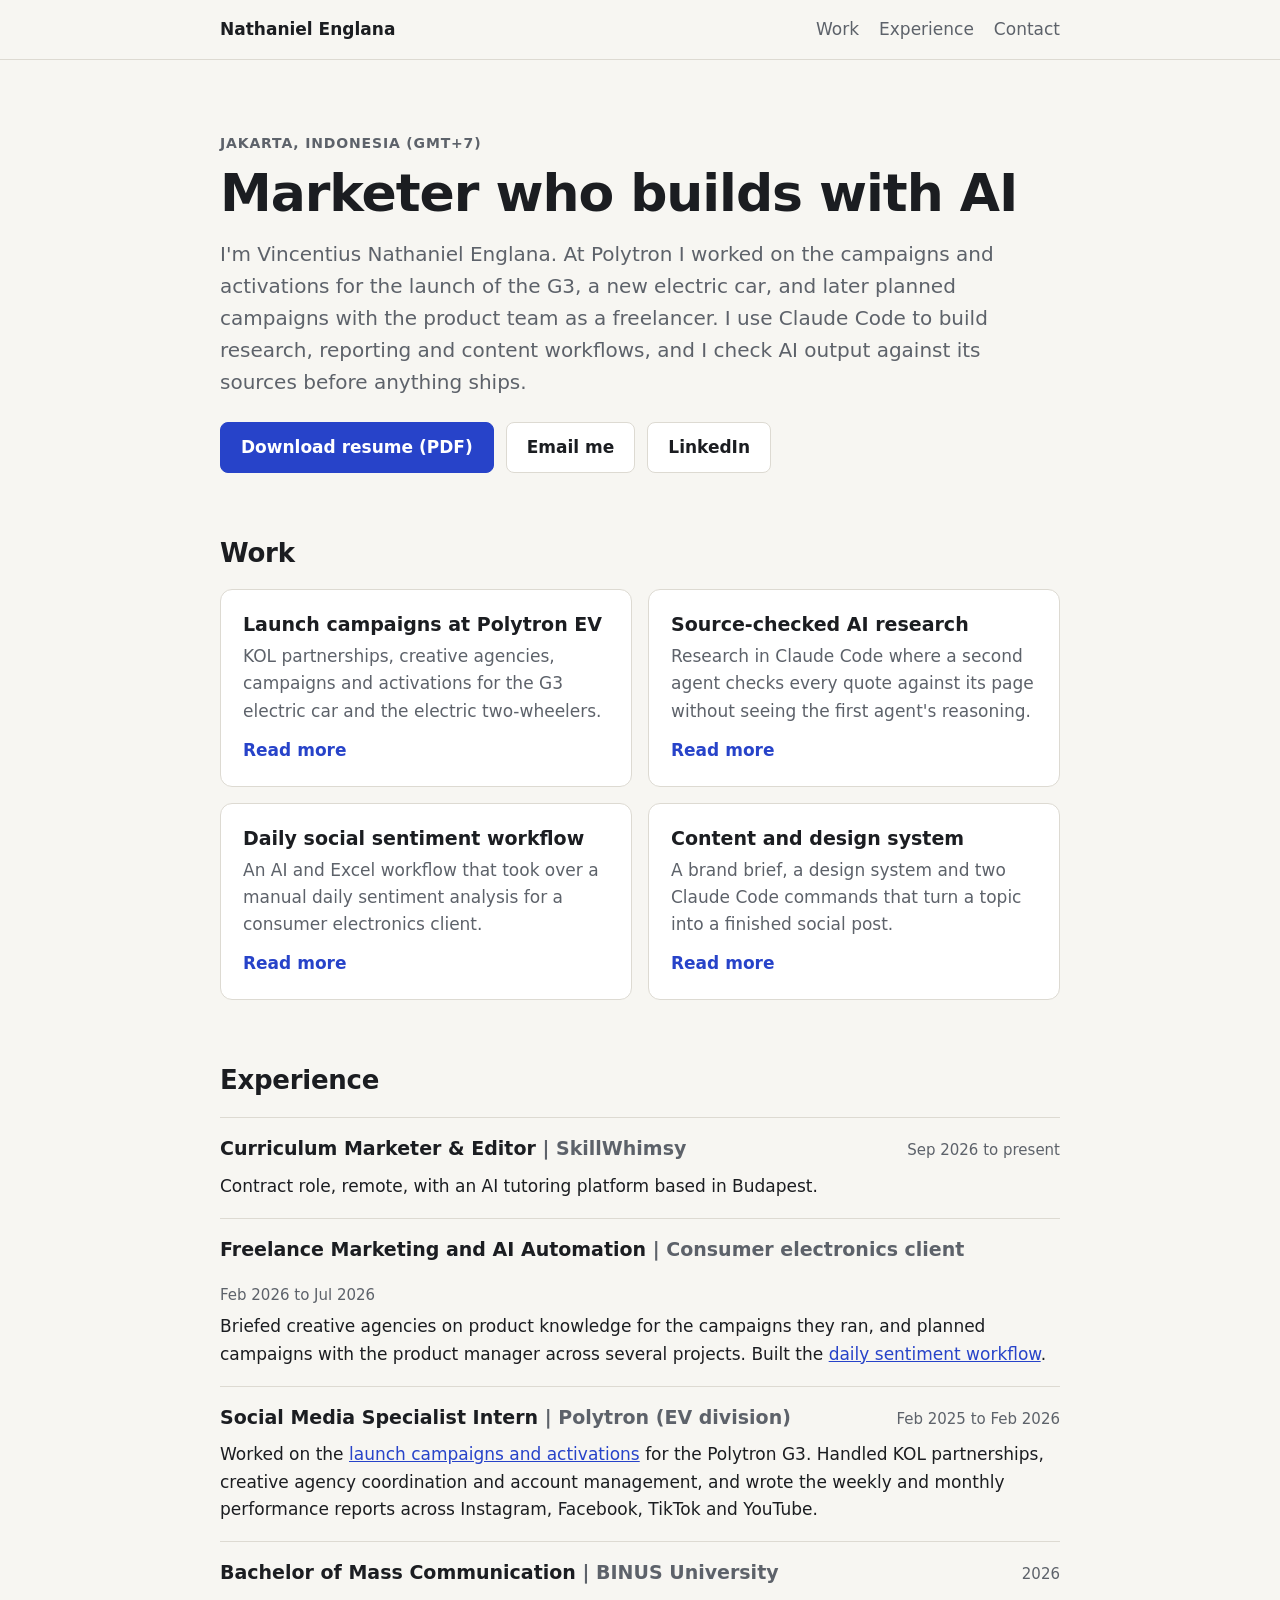
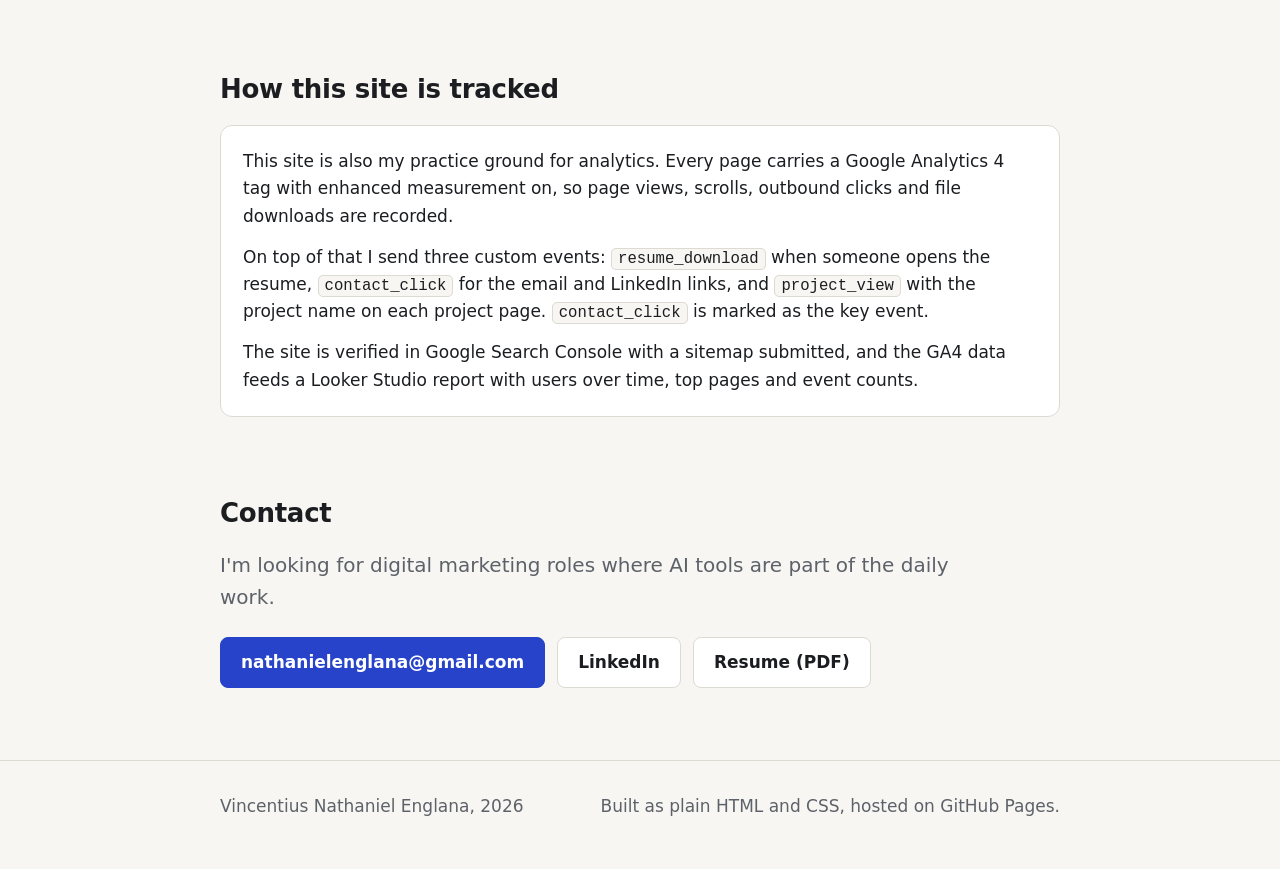
<file: index.html>
<!doctype html>
<html lang="en">
<head>
<meta charset="utf-8">
<meta name="viewport" content="width=device-width, initial-scale=1">
<title>Nathaniel Englana | Marketer who builds with AI</title>
<meta name="description" content="Portfolio of Vincentius Nathaniel Englana, a marketer in Jakarta who builds research, reporting and content workflows with AI.">
<link rel="canonical" href="https://nathanielenglana.github.io/">
<meta property="og:title" content="Nathaniel Englana | Marketer who builds with AI">
<meta property="og:description" content="Campaign work at Polytron EV, source-checked AI research, and the workflows I build with Claude Code.">
<meta property="og:url" content="https://nathanielenglana.github.io/">
<meta property="og:type" content="website">
<link rel="stylesheet" href="/assets/style.css">
<!-- Google tag (gtag.js) -->
<script async src="https://www.googletagmanager.com/gtag/js?id=G-78073NRQ32"></script>
<script>
  window.dataLayer = window.dataLayer || [];
  function gtag(){dataLayer.push(arguments);}
  gtag('js', new Date());
  gtag('config', 'G-78073NRQ32');
</script>
</head>
<body>
<header class="site-header">
  <div class="wrap">
    <a class="brand" href="/">Nathaniel Englana</a>
    <nav>
      <a href="#work">Work</a>
      <a href="#experience">Experience</a>
      <a href="#contact">Contact</a>
    </nav>
  </div>
</header>

<main class="wrap">
  <section class="hero">
    <p class="eyebrow">Jakarta, Indonesia (GMT+7)</p>
    <h1>Marketer who builds with AI</h1>
    <p class="lead">I'm Vincentius Nathaniel Englana. At Polytron I worked on the campaigns and activations for the launch of the G3, a new electric car, and later planned campaigns with the product team as a freelancer. I use Claude Code to build research, reporting and content workflows, and I check AI output against its sources before anything ships.</p>
    <div class="actions">
      <a class="btn primary" href="/assets/Nathaniel-Englana-Resume.pdf" data-event="resume_download" data-label="hero">Download resume (PDF)</a>
      <a class="btn" href="mailto:nathanielenglana@gmail.com" data-event="contact_click" data-label="email hero">Email me</a>
      <a class="btn" href="https://www.linkedin.com/in/nathaniel-englana-5242931b9" target="_blank" rel="noopener" data-event="contact_click" data-label="linkedin hero">LinkedIn</a>
    </div>
  </section>

  <section id="work">
    <h2>Work</h2>
    <div class="cards">
      <a class="card" href="/projects/polytron-ev.html">
        <h3>Launch campaigns at Polytron EV</h3>
        <p>KOL partnerships, creative agencies, campaigns and activations for the G3 electric car and the electric two-wheelers.</p>
        <span class="more">Read more</span>
      </a>
      <a class="card" href="/projects/source-checked-research.html">
        <h3>Source-checked AI research</h3>
        <p>Research in Claude Code where a second agent checks every quote against its page without seeing the first agent's reasoning.</p>
        <span class="more">Read more</span>
      </a>
      <a class="card" href="/projects/sentiment-workflow.html">
        <h3>Daily social sentiment workflow</h3>
        <p>An AI and Excel workflow that took over a manual daily sentiment analysis for a consumer electronics client.</p>
        <span class="more">Read more</span>
      </a>
      <a class="card" href="/projects/design-system.html">
        <h3>Content and design system</h3>
        <p>A brand brief, a design system and two Claude Code commands that turn a topic into a finished social post.</p>
        <span class="more">Read more</span>
      </a>
    </div>
  </section>

  <section id="experience">
    <h2>Experience</h2>
    <ul class="jobs">
      <li>
        <div class="row"><h3>Curriculum Marketer &amp; Editor <span class="org">| SkillWhimsy</span></h3><span class="when">Sep 2026 to present</span></div>
        <p>Contract role, remote, with an AI tutoring platform based in Budapest.</p>
      </li>
      <li>
        <div class="row"><h3>Freelance Marketing and AI Automation <span class="org">| Consumer electronics client</span></h3><span class="when">Feb 2026 to Jul 2026</span></div>
        <p>Briefed creative agencies on product knowledge for the campaigns they ran, and planned campaigns with the product manager across several projects. Built the <a href="/projects/sentiment-workflow.html">daily sentiment workflow</a>.</p>
      </li>
      <li>
        <div class="row"><h3>Social Media Specialist Intern <span class="org">| Polytron (EV division)</span></h3><span class="when">Feb 2025 to Feb 2026</span></div>
        <p>Worked on the <a href="/projects/polytron-ev.html">launch campaigns and activations</a> for the Polytron G3. Handled KOL partnerships, creative agency coordination and account management, and wrote the weekly and monthly performance reports across Instagram, Facebook, TikTok and YouTube.</p>
      </li>
      <li>
        <div class="row"><h3>Bachelor of Mass Communication <span class="org">| BINUS University</span></h3><span class="when">2026</span></div>
      </li>
    </ul>
  </section>

  <section id="tracking">
    <h2>How this site is tracked</h2>
    <div class="block">
      <p>This site is also my practice ground for analytics. Every page carries a Google Analytics 4 tag with enhanced measurement on, so page views, scrolls, outbound clicks and file downloads are recorded.</p>
      <p>On top of that I send three custom events: <code>resume_download</code> when someone opens the resume, <code>contact_click</code> for the email and LinkedIn links, and <code>project_view</code> with the project name on each project page. <code>contact_click</code> is marked as the key event.</p>
      <p>The site is verified in Google Search Console with a sitemap submitted, and the GA4 data feeds a Looker Studio report with users over time, top pages and event counts.</p>
    </div>
  </section>

  <section id="contact">
    <h2>Contact</h2>
    <p class="lead">I'm looking for digital marketing roles where AI tools are part of the daily work.</p>
    <div class="actions">
      <a class="btn primary" href="mailto:nathanielenglana@gmail.com" data-event="contact_click" data-label="email contact">nathanielenglana@gmail.com</a>
      <a class="btn" href="https://www.linkedin.com/in/nathaniel-englana-5242931b9" target="_blank" rel="noopener" data-event="contact_click" data-label="linkedin contact">LinkedIn</a>
      <a class="btn" href="/assets/Nathaniel-Englana-Resume.pdf" data-event="resume_download" data-label="contact">Resume (PDF)</a>
    </div>
  </section>
</main>

<footer class="site-footer">
  <div class="wrap">
    <span>Vincentius Nathaniel Englana, 2026</span>
    <span>Built as plain HTML and CSS, hosted on GitHub Pages.</span>
  </div>
</footer>
<script src="/assets/site.js"></script>
</body>
</html>
</file>
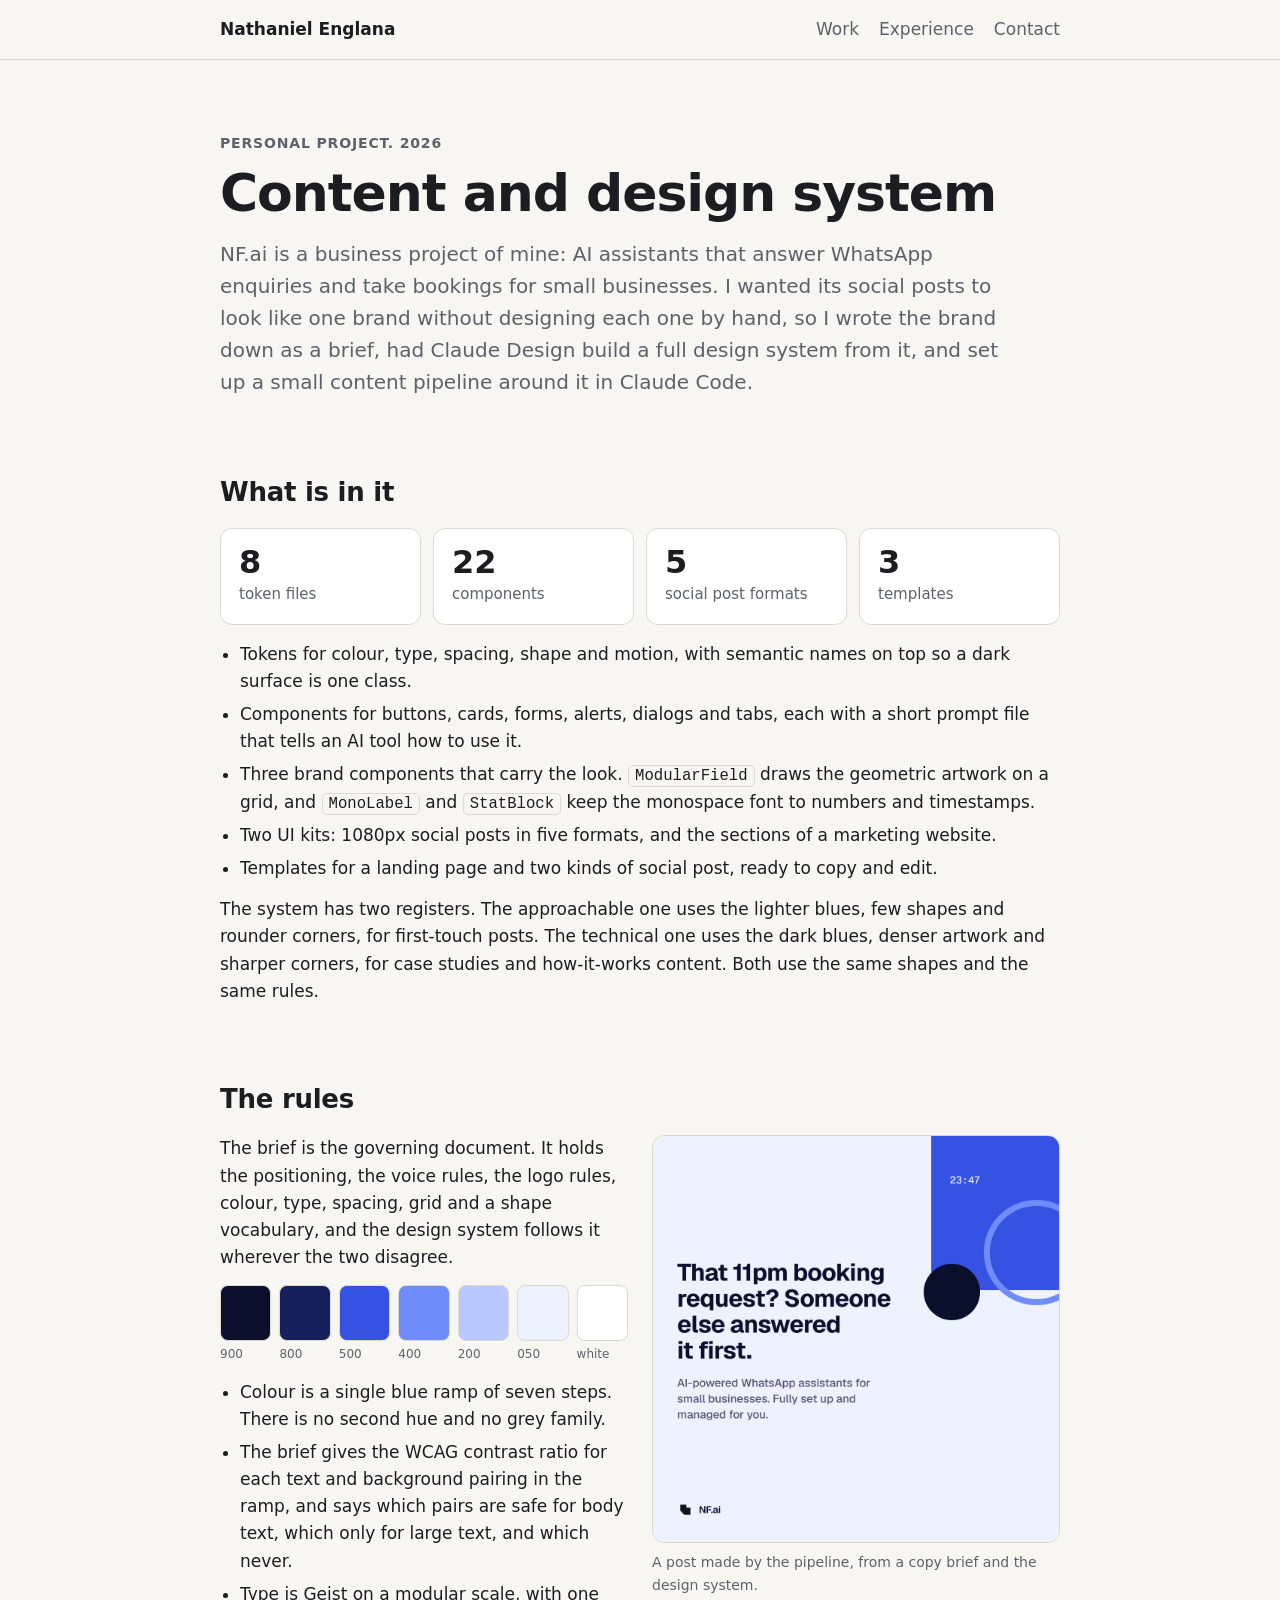
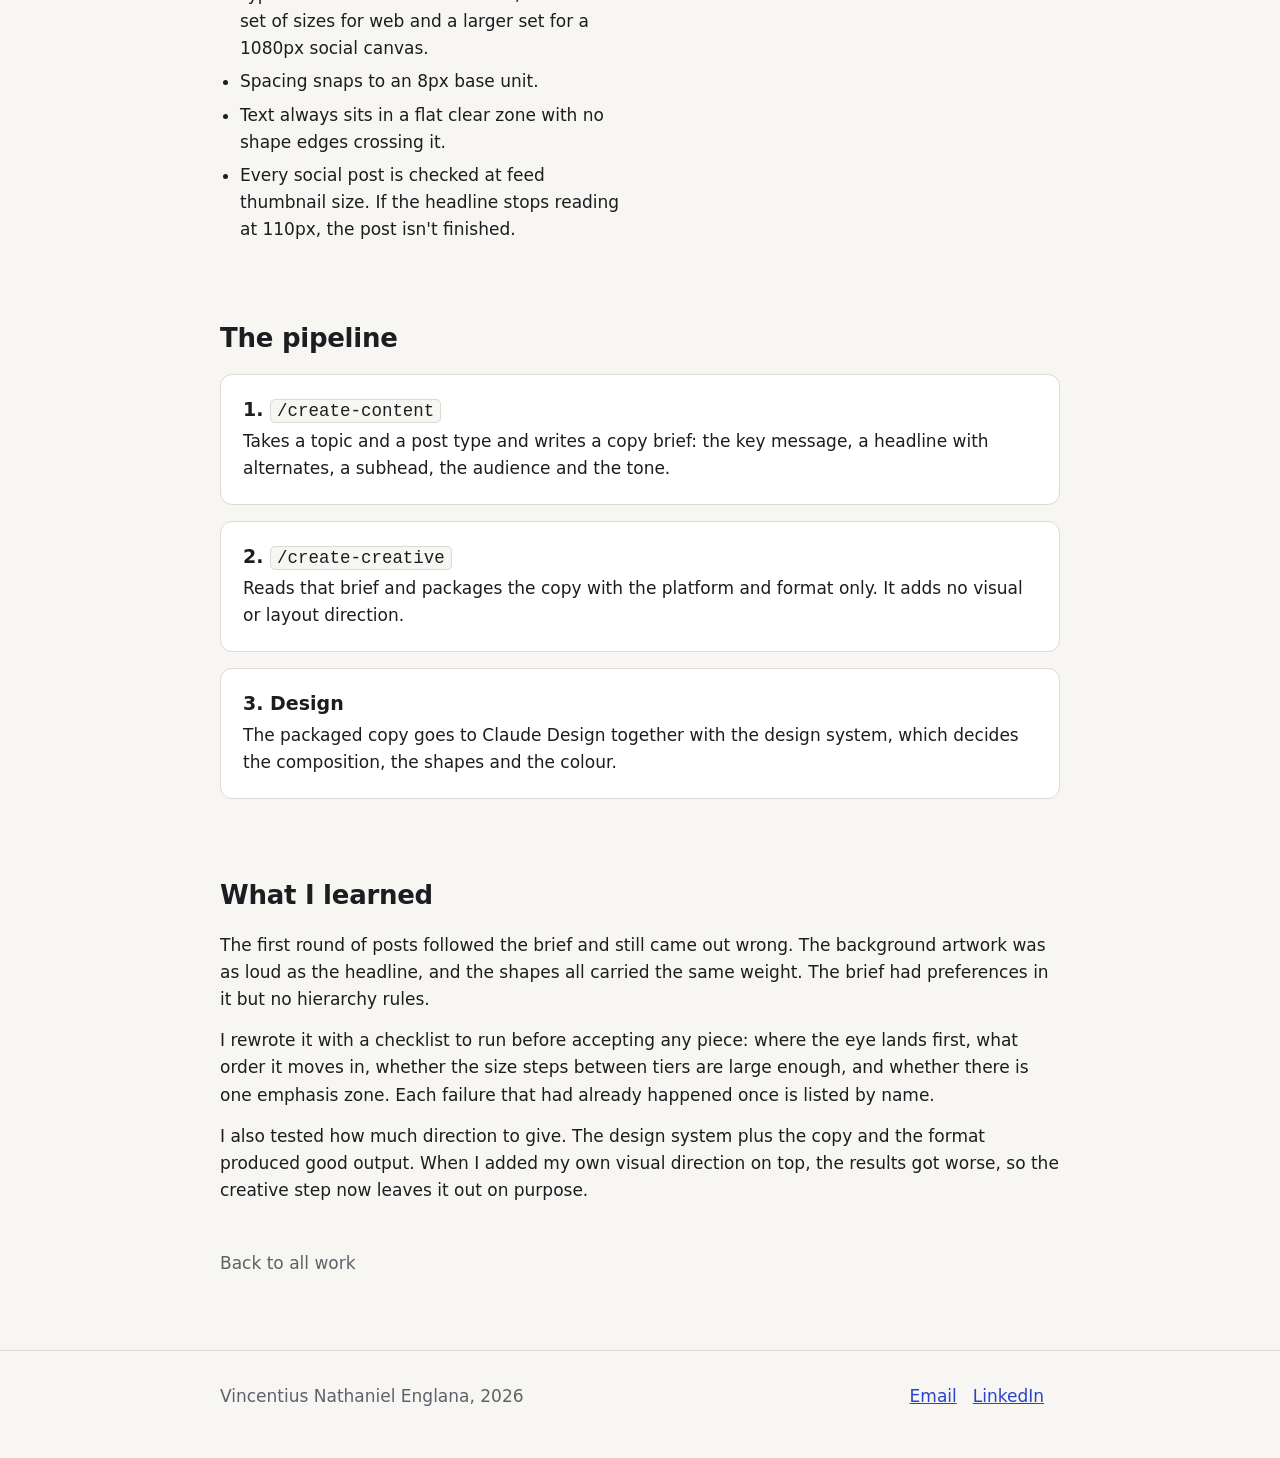
<file: projects/design-system.html>
<!doctype html>
<html lang="en">
<head>
<meta charset="utf-8">
<meta name="viewport" content="width=device-width, initial-scale=1">
<title>Content and design system | Nathaniel Englana</title>
<meta name="description" content="A brand brief, a design system and two Claude Code commands that turn a topic into a finished social post.">
<link rel="canonical" href="https://nathanielenglana.github.io/projects/design-system.html">
<link rel="stylesheet" href="/assets/style.css">
<!-- Google tag (gtag.js) -->
<script async src="https://www.googletagmanager.com/gtag/js?id=G-78073NRQ32"></script>
<script>
  window.dataLayer = window.dataLayer || [];
  function gtag(){dataLayer.push(arguments);}
  gtag('js', new Date());
  gtag('config', 'G-78073NRQ32');
</script>
</head>
<body data-project="design-system">
<header class="site-header">
  <div class="wrap">
    <a class="brand" href="/">Nathaniel Englana</a>
    <nav>
      <a href="/#work">Work</a>
      <a href="/#experience">Experience</a>
      <a href="/#contact">Contact</a>
    </nav>
  </div>
</header>

<main class="wrap">
  <section class="hero">
    <p class="eyebrow">Personal project. 2026</p>
    <h1>Content and design system</h1>
    <p class="lead">NF.ai is a business project of mine: AI assistants that answer WhatsApp enquiries and take bookings for small businesses. I wanted its social posts to look like one brand without designing each one by hand, so I wrote the brand down as a brief, had Claude Design build a full design system from it, and set up a small content pipeline around it in Claude Code.</p>
  </section>

  <section>
    <h2>What is in it</h2>
    <div class="tiles">
      <div class="tile"><b>8</b><span>token files</span></div>
      <div class="tile"><b>22</b><span>components</span></div>
      <div class="tile"><b>5</b><span>social post formats</span></div>
      <div class="tile"><b>3</b><span>templates</span></div>
    </div>
    <ul class="plain">
      <li>Tokens for colour, type, spacing, shape and motion, with semantic names on top so a dark surface is one class.</li>
      <li>Components for buttons, cards, forms, alerts, dialogs and tabs, each with a short prompt file that tells an AI tool how to use it.</li>
      <li>Three brand components that carry the look. <code>ModularField</code> draws the geometric artwork on a grid, and <code>MonoLabel</code> and <code>StatBlock</code> keep the monospace font to numbers and timestamps.</li>
      <li>Two UI kits: 1080px social posts in five formats, and the sections of a marketing website.</li>
      <li>Templates for a landing page and two kinds of social post, ready to copy and edit.</li>
    </ul>
    <p>The system has two registers. The approachable one uses the lighter blues, few shapes and rounder corners, for first-touch posts. The technical one uses the dark blues, denser artwork and sharper corners, for case studies and how-it-works content. Both use the same shapes and the same rules.</p>
  </section>

  <section>
    <h2>The rules</h2>
    <div class="split">
      <div>
        <p>The brief is the governing document. It holds the positioning, the voice rules, the logo rules, colour, type, spacing, grid and a shape vocabulary, and the design system follows it wherever the two disagree.</p>
        <div class="swatches" aria-label="NF.ai blue ramp">
          <div class="swatch"><i style="background:#0A0F2C"></i>900</div>
          <div class="swatch"><i style="background:#16215C"></i>800</div>
          <div class="swatch"><i style="background:#3652E3"></i>500</div>
          <div class="swatch"><i style="background:#6F8CFA"></i>400</div>
          <div class="swatch"><i style="background:#B9C8FF"></i>200</div>
          <div class="swatch"><i style="background:#EEF2FF"></i>050</div>
          <div class="swatch"><i style="background:#FFFFFF"></i>white</div>
        </div>
        <ul class="plain">
          <li>Colour is a single blue ramp of seven steps. There is no second hue and no grey family.</li>
          <li>The brief gives the WCAG contrast ratio for each text and background pairing in the ramp, and says which pairs are safe for body text, which only for large text, and which never.</li>
          <li>Type is Geist on a modular scale, with one set of sizes for web and a larger set for a 1080px social canvas.</li>
          <li>Spacing snaps to an 8px base unit.</li>
          <li>Text always sits in a flat clear zone with no shape edges crossing it.</li>
          <li>Every social post is checked at feed thumbnail size. If the headline stops reading at 110px, the post isn't finished.</li>
        </ul>
      </div>
      <figure>
        <img src="/assets/nf-ai-post.png" alt="NF.ai social post: That 11pm booking request? Someone else answered it first." width="1080" height="1080" loading="lazy">
        <figcaption>A post made by the pipeline, from a copy brief and the design system.</figcaption>
      </figure>
    </div>
  </section>

  <section>
    <h2>The pipeline</h2>
    <div class="block">
      <h3>1. <code>/create-content</code></h3>
      <p>Takes a topic and a post type and writes a copy brief: the key message, a headline with alternates, a subhead, the audience and the tone.</p>
    </div>
    <div class="block">
      <h3>2. <code>/create-creative</code></h3>
      <p>Reads that brief and packages the copy with the platform and format only. It adds no visual or layout direction.</p>
    </div>
    <div class="block">
      <h3>3. Design</h3>
      <p>The packaged copy goes to Claude Design together with the design system, which decides the composition, the shapes and the colour.</p>
    </div>
  </section>

  <section>
    <h2>What I learned</h2>
    <p>The first round of posts followed the brief and still came out wrong. The background artwork was as loud as the headline, and the shapes all carried the same weight. The brief had preferences in it but no hierarchy rules.</p>
    <p>I rewrote it with a checklist to run before accepting any piece: where the eye lands first, what order it moves in, whether the size steps between tiers are large enough, and whether there is one emphasis zone. Each failure that had already happened once is listed by name.</p>
    <p>I also tested how much direction to give. The design system plus the copy and the format produced good output. When I added my own visual direction on top, the results got worse, so the creative step now leaves it out on purpose.</p>
    <a class="back" href="/#work">Back to all work</a>
  </section>
</main>

<footer class="site-footer">
  <div class="wrap">
    <span>Vincentius Nathaniel Englana, 2026</span>
    <span><a href="mailto:nathanielenglana@gmail.com" data-event="contact_click" data-label="email footer">Email</a><a href="https://www.linkedin.com/in/nathaniel-englana-5242931b9" target="_blank" rel="noopener" data-event="contact_click" data-label="linkedin footer">LinkedIn</a></span>
  </div>
</footer>
<script src="/assets/site.js"></script>
</body>
</html>
</file>
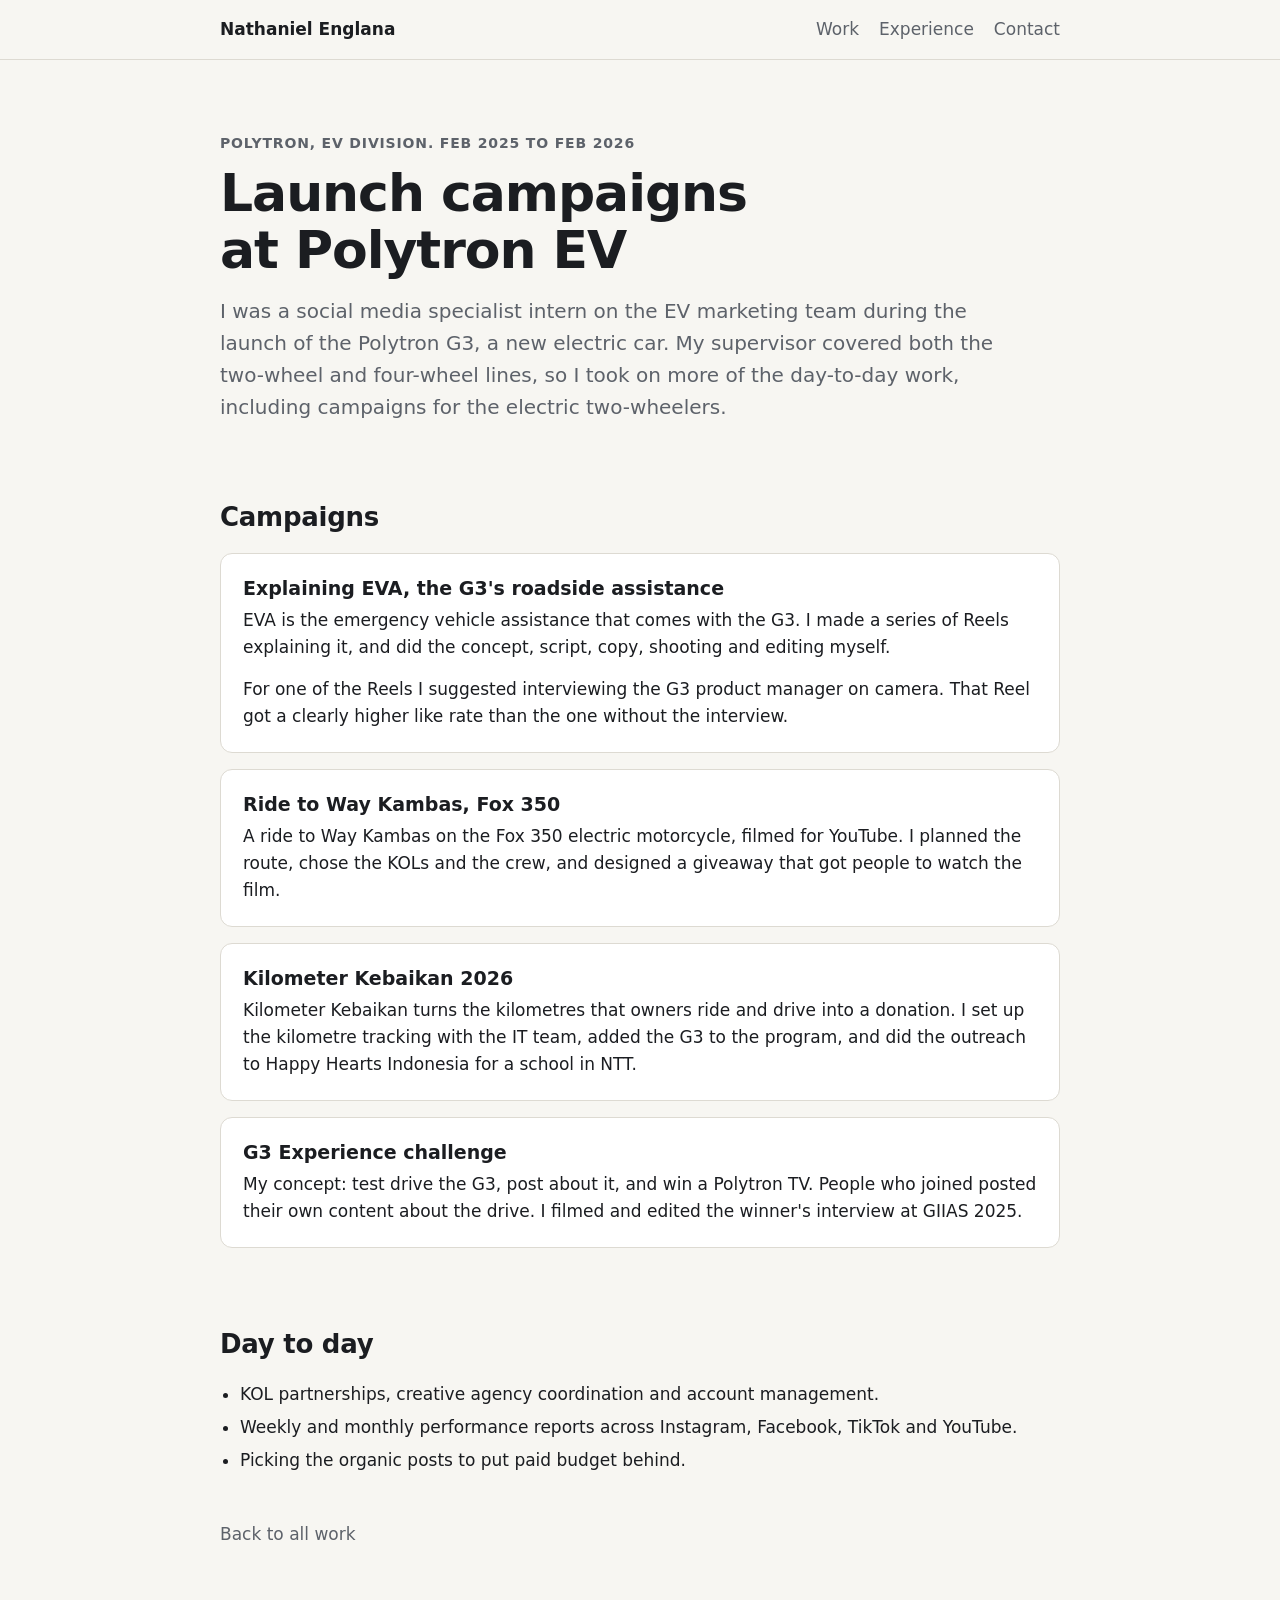
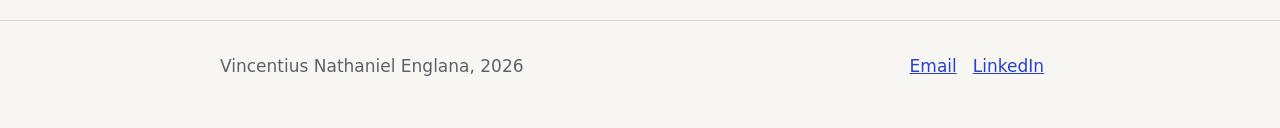
<file: projects/polytron-ev.html>
<!doctype html>
<html lang="en">
<head>
<meta charset="utf-8">
<meta name="viewport" content="width=device-width, initial-scale=1">
<title>Launch campaigns at Polytron EV | Nathaniel Englana</title>
<meta name="description" content="Campaigns and activations I worked on at Polytron EV for the G3 electric car and the electric two-wheelers.">
<link rel="canonical" href="https://nathanielenglana.github.io/projects/polytron-ev.html">
<link rel="stylesheet" href="/assets/style.css">
<!-- Google tag (gtag.js) -->
<script async src="https://www.googletagmanager.com/gtag/js?id=G-78073NRQ32"></script>
<script>
  window.dataLayer = window.dataLayer || [];
  function gtag(){dataLayer.push(arguments);}
  gtag('js', new Date());
  gtag('config', 'G-78073NRQ32');
</script>
</head>
<body data-project="polytron-ev">
<header class="site-header">
  <div class="wrap">
    <a class="brand" href="/">Nathaniel Englana</a>
    <nav>
      <a href="/#work">Work</a>
      <a href="/#experience">Experience</a>
      <a href="/#contact">Contact</a>
    </nav>
  </div>
</header>

<main class="wrap">
  <section class="hero">
    <p class="eyebrow">Polytron, EV division. Feb 2025 to Feb 2026</p>
    <h1>Launch campaigns at Polytron EV</h1>
    <p class="lead">I was a social media specialist intern on the EV marketing team during the launch of the Polytron G3, a new electric car. My supervisor covered both the two-wheel and four-wheel lines, so I took on more of the day-to-day work, including campaigns for the electric two-wheelers.</p>
  </section>

  <section>
    <h2>Campaigns</h2>

    <div class="block">
      <h3>Explaining EVA, the G3's roadside assistance</h3>
      <p>EVA is the emergency vehicle assistance that comes with the G3. I made a series of Reels explaining it, and did the concept, script, copy, shooting and editing myself.</p>
      <p>For one of the Reels I suggested interviewing the G3 product manager on camera. That Reel got a clearly higher like rate than the one without the interview.</p>
    </div>

    <div class="block">
      <h3>Ride to Way Kambas, Fox 350</h3>
      <p>A ride to Way Kambas on the Fox 350 electric motorcycle, filmed for YouTube. I planned the route, chose the KOLs and the crew, and designed a giveaway that got people to watch the film.</p>
    </div>

    <div class="block">
      <h3>Kilometer Kebaikan 2026</h3>
      <p>Kilometer Kebaikan turns the kilometres that owners ride and drive into a donation. I set up the kilometre tracking with the IT team, added the G3 to the program, and did the outreach to Happy Hearts Indonesia for a school in NTT.</p>
    </div>

    <div class="block">
      <h3>G3 Experience challenge</h3>
      <p>My concept: test drive the G3, post about it, and win a Polytron TV. People who joined posted their own content about the drive. I filmed and edited the winner's interview at GIIAS 2025.</p>
    </div>
  </section>

  <section>
    <h2>Day to day</h2>
    <ul class="plain">
      <li>KOL partnerships, creative agency coordination and account management.</li>
      <li>Weekly and monthly performance reports across Instagram, Facebook, TikTok and YouTube.</li>
      <li>Picking the organic posts to put paid budget behind.</li>
    </ul>
    <a class="back" href="/#work">Back to all work</a>
  </section>
</main>

<footer class="site-footer">
  <div class="wrap">
    <span>Vincentius Nathaniel Englana, 2026</span>
    <span><a href="mailto:nathanielenglana@gmail.com" data-event="contact_click" data-label="email footer">Email</a><a href="https://www.linkedin.com/in/nathaniel-englana-5242931b9" target="_blank" rel="noopener" data-event="contact_click" data-label="linkedin footer">LinkedIn</a></span>
  </div>
</footer>
<script src="/assets/site.js"></script>
</body>
</html>
</file>
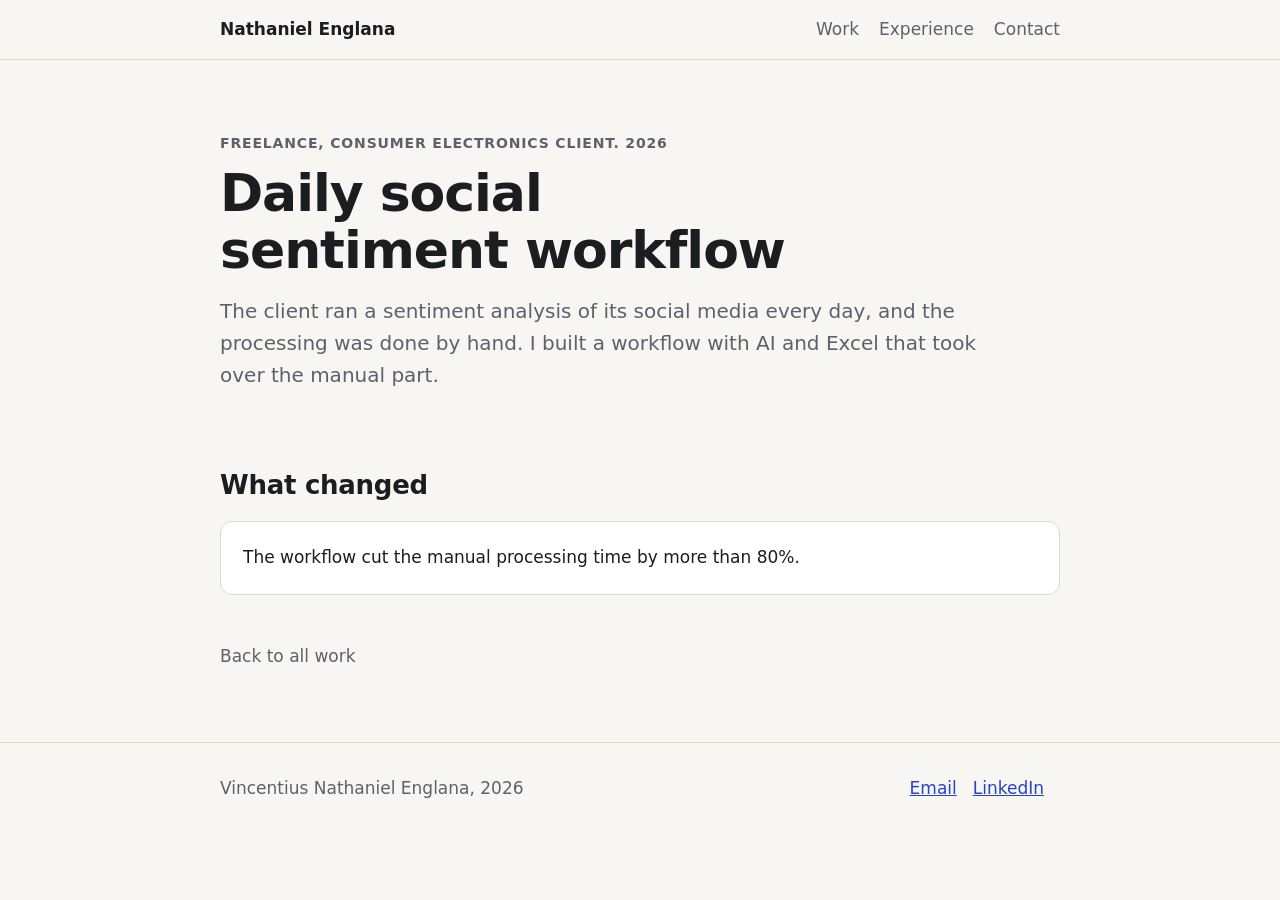
<file: projects/sentiment-workflow.html>
<!doctype html>
<html lang="en">
<head>
<meta charset="utf-8">
<meta name="viewport" content="width=device-width, initial-scale=1">
<title>Daily social sentiment workflow | Nathaniel Englana</title>
<meta name="description" content="An AI and Excel workflow that took over a manual daily social media sentiment analysis for a consumer electronics client.">
<link rel="canonical" href="https://nathanielenglana.github.io/projects/sentiment-workflow.html">
<link rel="stylesheet" href="/assets/style.css">
<!-- Google tag (gtag.js) -->
<script async src="https://www.googletagmanager.com/gtag/js?id=G-78073NRQ32"></script>
<script>
  window.dataLayer = window.dataLayer || [];
  function gtag(){dataLayer.push(arguments);}
  gtag('js', new Date());
  gtag('config', 'G-78073NRQ32');
</script>
</head>
<body data-project="sentiment-workflow">
<header class="site-header">
  <div class="wrap">
    <a class="brand" href="/">Nathaniel Englana</a>
    <nav>
      <a href="/#work">Work</a>
      <a href="/#experience">Experience</a>
      <a href="/#contact">Contact</a>
    </nav>
  </div>
</header>

<main class="wrap">
  <section class="hero">
    <p class="eyebrow">Freelance, consumer electronics client. 2026</p>
    <h1>Daily social sentiment workflow</h1>
    <p class="lead">The client ran a sentiment analysis of its social media every day, and the processing was done by hand. I built a workflow with AI and Excel that took over the manual part.</p>
  </section>

  <section>
    <h2>What changed</h2>
    <div class="block">
      <p>The workflow cut the manual processing time by more than 80%.</p>
    </div>
    <a class="back" href="/#work">Back to all work</a>
  </section>
</main>

<footer class="site-footer">
  <div class="wrap">
    <span>Vincentius Nathaniel Englana, 2026</span>
    <span><a href="mailto:nathanielenglana@gmail.com" data-event="contact_click" data-label="email footer">Email</a><a href="https://www.linkedin.com/in/nathaniel-englana-5242931b9" target="_blank" rel="noopener" data-event="contact_click" data-label="linkedin footer">LinkedIn</a></span>
  </div>
</footer>
<script src="/assets/site.js"></script>
</body>
</html>
</file>
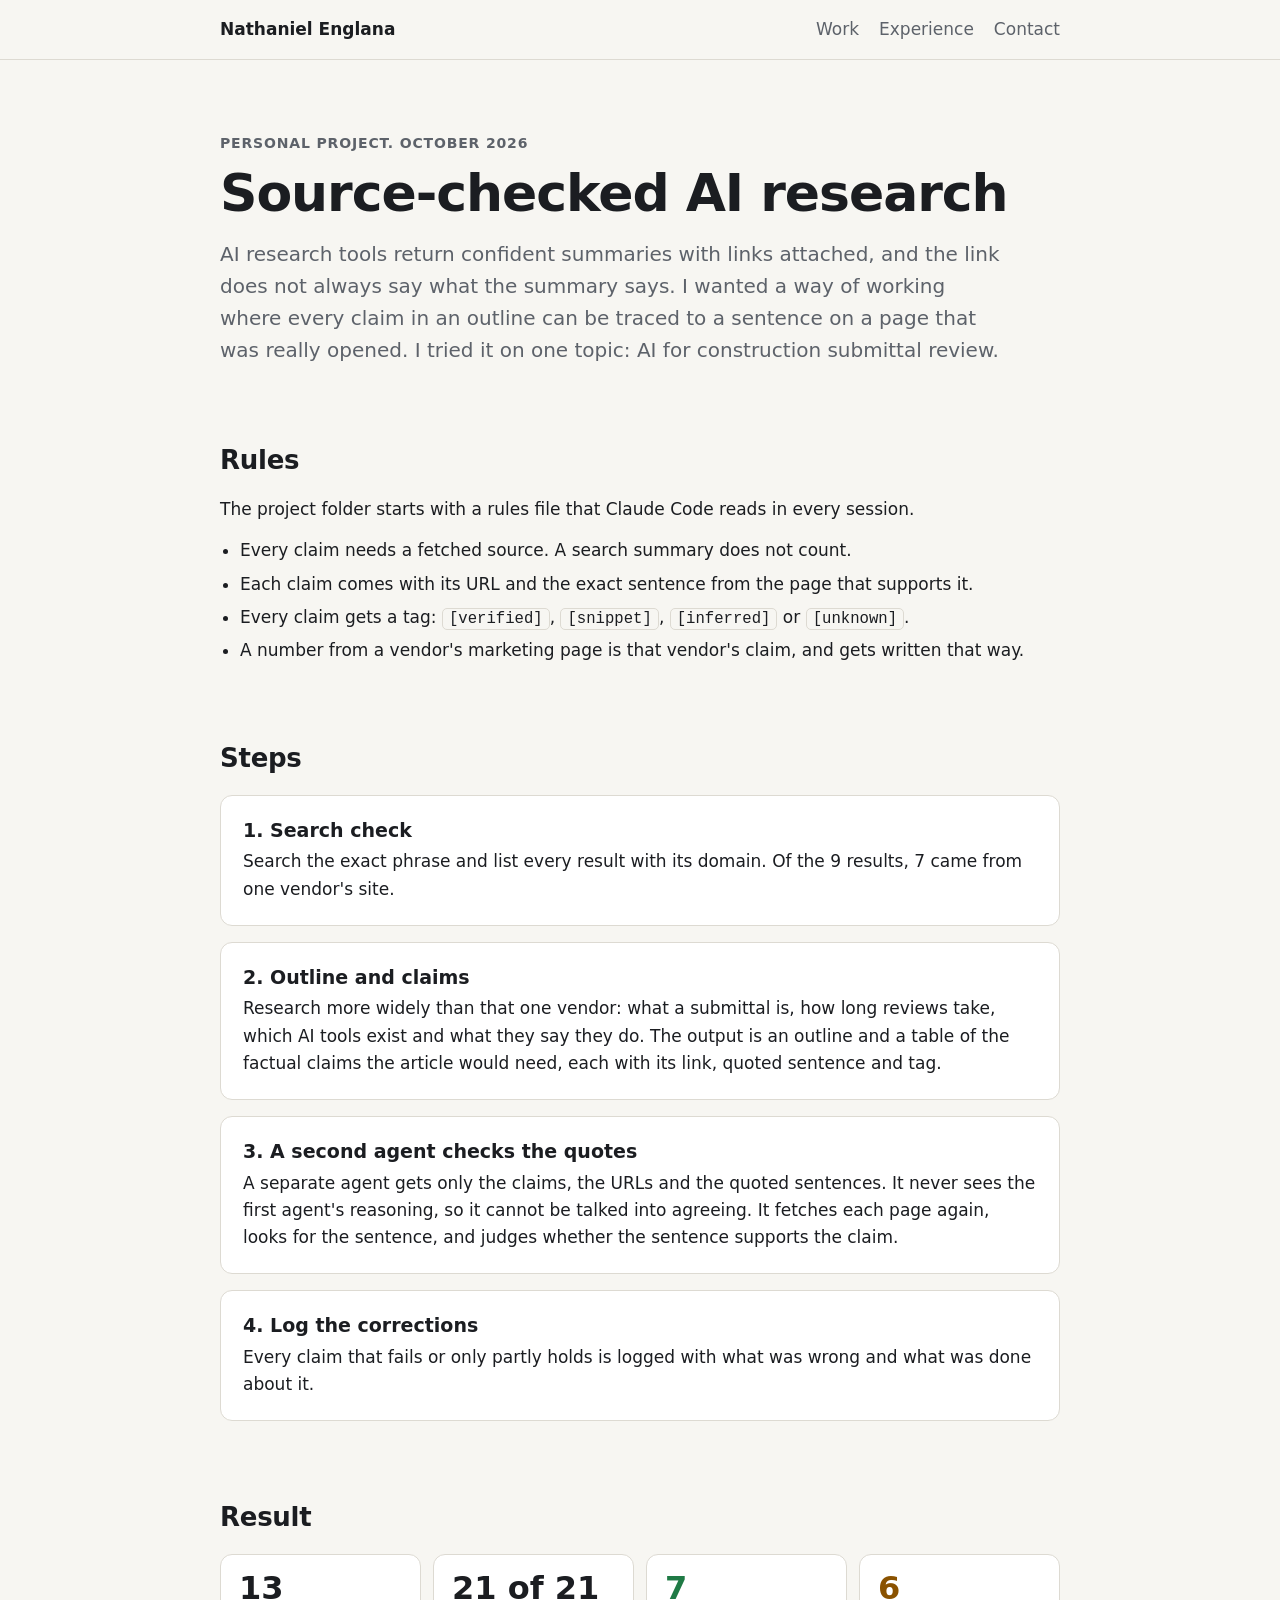
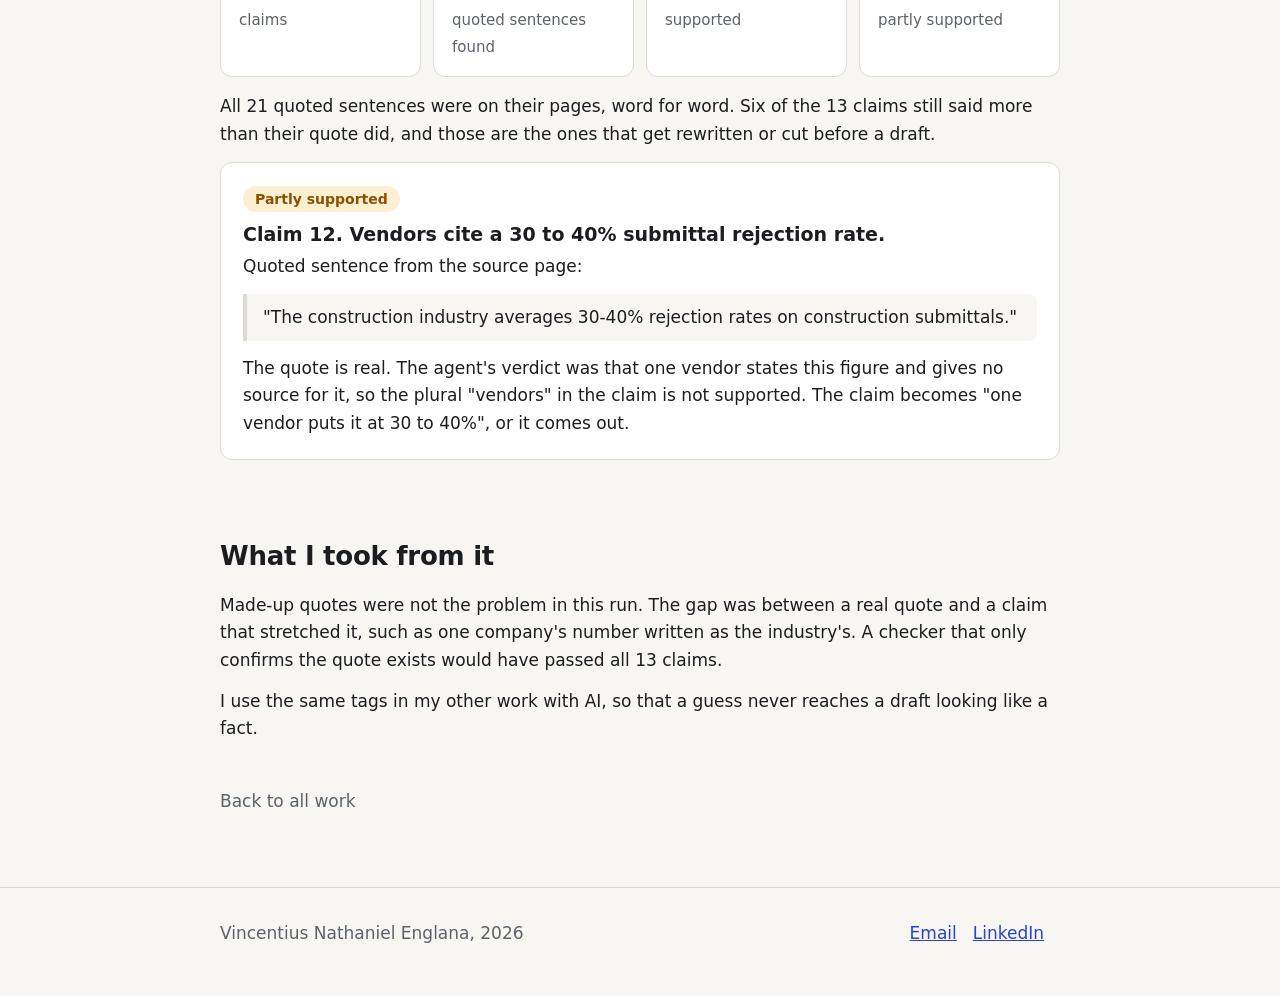
<file: projects/source-checked-research.html>
<!doctype html>
<html lang="en">
<head>
<meta charset="utf-8">
<meta name="viewport" content="width=device-width, initial-scale=1">
<title>Source-checked AI research | Nathaniel Englana</title>
<meta name="description" content="How I research a topic with Claude Code and have a second agent check every quote against its source page.">
<link rel="canonical" href="https://nathanielenglana.github.io/projects/source-checked-research.html">
<link rel="stylesheet" href="/assets/style.css">
<!-- Google tag (gtag.js) -->
<script async src="https://www.googletagmanager.com/gtag/js?id=G-78073NRQ32"></script>
<script>
  window.dataLayer = window.dataLayer || [];
  function gtag(){dataLayer.push(arguments);}
  gtag('js', new Date());
  gtag('config', 'G-78073NRQ32');
</script>
</head>
<body data-project="source-checked-research">
<header class="site-header">
  <div class="wrap">
    <a class="brand" href="/">Nathaniel Englana</a>
    <nav>
      <a href="/#work">Work</a>
      <a href="/#experience">Experience</a>
      <a href="/#contact">Contact</a>
    </nav>
  </div>
</header>

<main class="wrap">
  <section class="hero">
    <p class="eyebrow">Personal project. October 2026</p>
    <h1>Source-checked AI research</h1>
    <p class="lead">AI research tools return confident summaries with links attached, and the link does not always say what the summary says. I wanted a way of working where every claim in an outline can be traced to a sentence on a page that was really opened. I tried it on one topic: AI for construction submittal review.</p>
  </section>

  <section>
    <h2>Rules</h2>
    <p>The project folder starts with a rules file that Claude Code reads in every session.</p>
    <ul class="plain">
      <li>Every claim needs a fetched source. A search summary does not count.</li>
      <li>Each claim comes with its URL and the exact sentence from the page that supports it.</li>
      <li>Every claim gets a tag: <code>[verified]</code>, <code>[snippet]</code>, <code>[inferred]</code> or <code>[unknown]</code>.</li>
      <li>A number from a vendor's marketing page is that vendor's claim, and gets written that way.</li>
    </ul>
  </section>

  <section>
    <h2>Steps</h2>
    <div class="block">
      <h3>1. Search check</h3>
      <p>Search the exact phrase and list every result with its domain. Of the 9 results, 7 came from one vendor's site.</p>
    </div>
    <div class="block">
      <h3>2. Outline and claims</h3>
      <p>Research more widely than that one vendor: what a submittal is, how long reviews take, which AI tools exist and what they say they do. The output is an outline and a table of the factual claims the article would need, each with its link, quoted sentence and tag.</p>
    </div>
    <div class="block">
      <h3>3. A second agent checks the quotes</h3>
      <p>A separate agent gets only the claims, the URLs and the quoted sentences. It never sees the first agent's reasoning, so it cannot be talked into agreeing. It fetches each page again, looks for the sentence, and judges whether the sentence supports the claim.</p>
    </div>
    <div class="block">
      <h3>4. Log the corrections</h3>
      <p>Every claim that fails or only partly holds is logged with what was wrong and what was done about it.</p>
    </div>
  </section>

  <section>
    <h2>Result</h2>
    <div class="tiles">
      <div class="tile"><b>13</b><span>claims</span></div>
      <div class="tile"><b>21 of 21</b><span>quoted sentences found</span></div>
      <div class="tile ok"><b>7</b><span>supported</span></div>
      <div class="tile part"><b>6</b><span>partly supported</span></div>
    </div>
    <p>All 21 quoted sentences were on their pages, word for word. Six of the 13 claims still said more than their quote did, and those are the ones that get rewritten or cut before a draft.</p>

    <div class="block">
      <span class="badge">Partly supported</span>
      <h3 style="margin-top:10px">Claim 12. Vendors cite a 30 to 40% submittal rejection rate.</h3>
      <p>Quoted sentence from the source page:</p>
      <blockquote>"The construction industry averages 30-40% rejection rates on construction submittals."</blockquote>
      <p>The quote is real. The agent's verdict was that one vendor states this figure and gives no source for it, so the plural "vendors" in the claim is not supported. The claim becomes "one vendor puts it at 30 to 40%", or it comes out.</p>
    </div>
  </section>

  <section>
    <h2>What I took from it</h2>
    <p>Made-up quotes were not the problem in this run. The gap was between a real quote and a claim that stretched it, such as one company's number written as the industry's. A checker that only confirms the quote exists would have passed all 13 claims.</p>
    <p>I use the same tags in my other work with AI, so that a guess never reaches a draft looking like a fact.</p>
    <a class="back" href="/#work">Back to all work</a>
  </section>
</main>

<footer class="site-footer">
  <div class="wrap">
    <span>Vincentius Nathaniel Englana, 2026</span>
    <span><a href="mailto:nathanielenglana@gmail.com" data-event="contact_click" data-label="email footer">Email</a><a href="https://www.linkedin.com/in/nathaniel-englana-5242931b9" target="_blank" rel="noopener" data-event="contact_click" data-label="linkedin footer">LinkedIn</a></span>
  </div>
</footer>
<script src="/assets/site.js"></script>
</body>
</html>
</file>
<file: assets/style.css>
:root {
  --bg: #f7f6f2;
  --card: #ffffff;
  --ink: #1b1d21;
  --muted: #5d626a;
  --line: #dddad2;
  --accent: #2743c9;
  --accent-ink: #ffffff;
  --ok: #1f7a45;
  --ok-bg: #e3f3e8;
  --part: #8a5200;
  --part-bg: #fdefd2;
}
@media (prefers-color-scheme: dark) {
  :root {
    --bg: #15171a;
    --card: #1e2125;
    --ink: #e9e9e6;
    --muted: #a3a7ae;
    --line: #33373d;
    --accent: #8fa6ff;
    --accent-ink: #10131c;
    --ok: #7bd69b;
    --ok-bg: #173524;
    --part: #f3be62;
    --part-bg: #3c2c0c;
  }
}

* { box-sizing: border-box; }
html { scroll-behavior: smooth; }
body {
  margin: 0;
  background: var(--bg);
  color: var(--ink);
  font: 17px/1.6 system-ui, -apple-system, "Segoe UI", Roboto, sans-serif;
}
a { color: var(--accent); }
img { max-width: 100%; height: auto; display: block; }

.wrap { max-width: 880px; margin: 0 auto; padding: 0 20px; }

.site-header { border-bottom: 1px solid var(--line); }
.site-header .wrap { display: flex; justify-content: space-between; align-items: center; gap: 16px; padding-top: 16px; padding-bottom: 16px; flex-wrap: wrap; }
.brand { font-weight: 700; color: var(--ink); text-decoration: none; }
.site-header nav { display: flex; gap: 20px; flex-wrap: wrap; }
.site-header nav a { color: var(--muted); text-decoration: none; }
.site-header nav a:hover { color: var(--ink); }

h1 { font-size: clamp(34px, 6vw, 52px); line-height: 1.1; letter-spacing: -0.02em; margin: 0 0 16px; text-wrap: balance; }
h2 { font-size: 26px; line-height: 1.25; letter-spacing: -0.01em; margin: 0 0 20px; }
h3 { font-size: 19px; line-height: 1.3; margin: 0 0 6px; }
p { margin: 0 0 14px; }
section { padding: 56px 0 8px; }

.hero { padding-top: 72px; }
.lead { font-size: 20px; color: var(--muted); max-width: 62ch; }
.eyebrow { font-size: 14px; font-weight: 700; letter-spacing: 0.06em; text-transform: uppercase; color: var(--muted); margin-bottom: 10px; }

.actions { display: flex; flex-wrap: wrap; gap: 12px; margin-top: 24px; }
.btn { display: inline-block; padding: 11px 20px; border-radius: 8px; border: 1px solid var(--line); background: var(--card); color: var(--ink); font-weight: 600; text-decoration: none; }
.btn:hover { border-color: var(--ink); }
.btn.primary { background: var(--accent); border-color: var(--accent); color: var(--accent-ink); }

.cards { display: grid; grid-template-columns: repeat(2, 1fr); gap: 16px; }
@media (max-width: 640px) { .cards { grid-template-columns: 1fr; } }
.card { display: block; background: var(--card); border: 1px solid var(--line); border-radius: 12px; padding: 22px; color: var(--ink); text-decoration: none; }
.card:hover { border-color: var(--accent); }
.card p { color: var(--muted); margin: 0 0 12px; }
.card .more { color: var(--accent); font-weight: 600; }

.jobs { list-style: none; margin: 0; padding: 0; }
.jobs li { padding: 18px 0; border-top: 1px solid var(--line); }
.jobs .row { display: flex; justify-content: space-between; gap: 16px; flex-wrap: wrap; align-items: baseline; }
.jobs .when { color: var(--muted); font-size: 15px; white-space: nowrap; }
.jobs .org { color: var(--muted); }
.jobs p { margin: 6px 0 0; }

.block { background: var(--card); border: 1px solid var(--line); border-radius: 12px; padding: 22px; margin-bottom: 16px; }
.block p:last-child, .block ul:last-child, .block ol:last-child { margin-bottom: 0; }
.plain { margin: 0 0 14px; padding-left: 20px; }
.plain li { margin-bottom: 6px; }

.tiles { display: grid; grid-template-columns: repeat(4, 1fr); gap: 12px; margin-bottom: 16px; }
@media (max-width: 640px) { .tiles { grid-template-columns: repeat(2, 1fr); } }
.tile { background: var(--card); border: 1px solid var(--line); border-radius: 12px; padding: 16px 18px; }
.tile b { display: block; font-size: 32px; line-height: 1.1; font-variant-numeric: tabular-nums; }
.tile span { color: var(--muted); font-size: 15px; }
.tile.ok b { color: var(--ok); }
.tile.part b { color: var(--part); }

.badge { display: inline-block; font-size: 14px; font-weight: 700; padding: 2px 12px; border-radius: 999px; background: var(--part-bg); color: var(--part); }
blockquote { margin: 10px 0 14px; padding: 10px 16px; border-left: 4px solid var(--line); background: var(--bg); border-radius: 0 8px 8px 0; }
code { font: 0.92em ui-monospace, Consolas, monospace; background: var(--bg); border: 1px solid var(--line); border-radius: 5px; padding: 1px 6px; }

.swatches { display: grid; grid-template-columns: repeat(7, 1fr); gap: 8px; margin-bottom: 14px; }
@media (max-width: 640px) { .swatches { grid-template-columns: repeat(4, 1fr); } }
.swatch { font-size: 12px; color: var(--muted); }
.swatch i { display: block; height: 56px; border-radius: 8px; border: 1px solid var(--line); margin-bottom: 4px; }

.split { display: grid; grid-template-columns: 1fr 1fr; gap: 24px; align-items: start; }
@media (max-width: 640px) { .split { grid-template-columns: 1fr; } }
figure { margin: 0; }
figure img { border-radius: 12px; border: 1px solid var(--line); }
figcaption { color: var(--muted); font-size: 14px; margin-top: 8px; }

.back { display: inline-block; margin: 32px 0 0; color: var(--muted); text-decoration: none; }
.back:hover { color: var(--ink); }

.site-footer { margin-top: 64px; border-top: 1px solid var(--line); padding: 32px 0 48px; color: var(--muted); }
.site-footer .wrap { display: flex; justify-content: space-between; gap: 16px; flex-wrap: wrap; }
.site-footer a { margin-right: 16px; }
</file>
